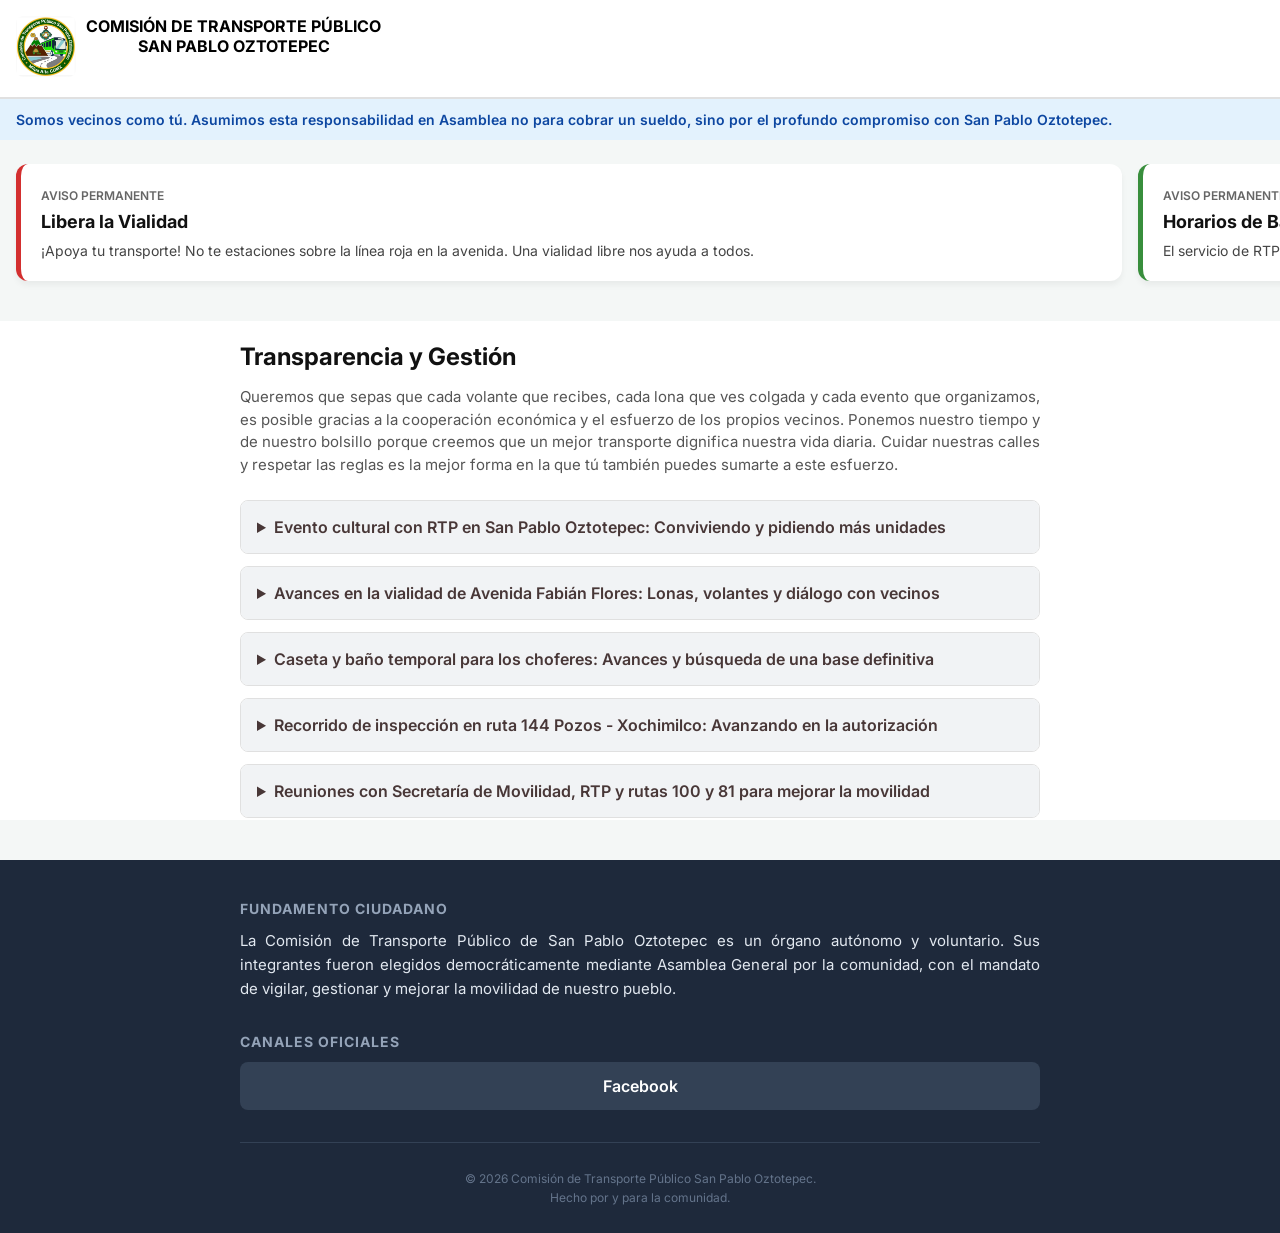
<file: index.html>
<!DOCTYPE html>
<html lang="es"> <!-- Buena práctica: Cambiar a 'es' para español -->
<head>
    <meta charset="UTF-8">
    <meta name="viewport" content="width=device-width, initial-scale=1.0">
    
    <!-- Google tag (gtag.js) -->
    <script async src="https://www.googletagmanager.com/gtag/js?id=G-HHELG3X94P"></script>
    <script>
    window.dataLayer = window.dataLayer || [];
    function gtag(){dataLayer.push(arguments);}
    gtag('js', new Date());

    gtag('config', 'G-HHELG3X94P');
    </script>

    <!-- 1. SOLUCIÓN DE TIPOGRAFÍA: Importamos la fuente 'Inter' de Google Fonts -->
    <link rel="preconnect" href="https://fonts.googleapis.com">
    <link rel="preconnect" href="https://fonts.gstatic.com" crossorigin>
    <link href="https://fonts.googleapis.com/css2?family=Inter:wght@400;600;700&display=swap" rel="stylesheet">
    
    <link rel="stylesheet" href="./main.css">
    <title>Comisión de Transporte Público San Pablo Oztotepec</title>
</head>
<body>
    
    <!-- ENCABEZADO -->
    <header class="cabecera-principal">
        <div class="identidad-visual">
            <!-- Quitamos width/height de aquí, eso se controla en main.css -->
            <img src="./assets/logoComision.jpg" alt="Logo de la Comisión de Transporte Público" class="logo">
        </div>
        <div>
            <h1 class="titulo-comision">COMISIÓN DE TRANSPORTE PÚBLICO<br> SAN PABLO OZTOTEPEC</h1>
        </div>
    </header>

    <aside class="aviso-honorario">
            <h3>Somos vecinos como tú. Asumimos esta responsabilidad en Asamblea no para cobrar un sueldo, sino por el profundo compromiso con San Pablo Oztotepec.</h3>
    </aside>

    <!-- CARRUSEL DE AVISOS URGENTES (TEXTO) -->
    <section class="seccion-avisos">
        <h2 class="sr-only">Avisos</h2> <!-- Título para accesibilidad -->
        
        <div class="carrusel-texto-deslizable">
            
            <!-- TARJETA DE AVISO 1 -->
            <!-- <article class="tarjeta-aviso urgente">
                <span class="etiqueta-tiempo">Hoy, 06:30 AM</span>
                <h3>Cierre de Avenida</h3>
                <p>Cierre de la avenida en San Salvador Cuauhtenco. Ruta 100 y 93 dirección Xochimilco saliendo desde Miguel Alemán presentan retrasos.</p>
            </article> -->

            <!-- TARJETA DE AVISO 2 -->
            <!-- TARJETA DE AVISO: VIALIDAD -->
            <article class="tarjeta-aviso urgente">
                <span class="etiqueta-tiempo">Aviso Permanente</span>
                <h3>Libera la Vialidad</h3>
                <p>¡Apoya tu transporte! No te estaciones sobre la línea roja en la avenida. Una vialidad libre nos ayuda a todos.</p>
            </article>

            <!-- TARJETA DE AVISO 3 -->
            <article class="tarjeta-aviso normal">
                <span class="etiqueta-tiempo">Aviso Permanente</span>
                <h3>Horarios de Base RTP</h3>
                <p>El servicio de RTP mantiene salidas aproximadas cada 50 minutos</p>
            </article>

        </div>
    </section>

    <!-- SECCIÓN DE LABORES Y TRANSPARENCIA -->
    <section class="seccion-labores">
        <div class="contenedor-centrado">
            <h2 class="titulo-seccion">Transparencia y Gestión</h2>
            <p class="subtitulo-seccion">Queremos que sepas que cada volante que recibes, cada lona que ves colgada y cada evento que organizamos, es posible gracias a la cooperación económica y el esfuerzo de los propios vecinos.
                 Ponemos nuestro tiempo y de nuestro bolsillo porque creemos que un mejor transporte dignifica nuestra vida diaria. Cuidar nuestras calles y respetar las reglas es la mejor forma en la que
                 tú también puedes sumarte a este esfuerzo.</p>
            
            <!-- CONTENEDOR EN PILA (Stack) -->
            <div class="pila-labores">
                
                <!-- LABOR 1 (LA MÁS NUEVA HASTA ARRIBA) -->
                <details class="tarjeta-labor">
                    <summary>Evento cultural con RTP en San Pablo Oztotepec: Conviviendo y pidiendo más unidades</summary> 
                    <div class="contenido-labor">
                        <p>El día Sábado  25 de Abril del 2026. Nos juntamos en la explanda del Cuartel Zapatista junto con la gente de RTP para platicar de frente con los vecinos de San Pablo Oztotepec.
                        A través del programa “Súbete a la Cultura”, por parte de RTP, la Comisión de Transporte Público de nuestra comunidad organizó un bonito evento donde convivimos, aprendimos y nos divertimos juntos. Hubo talleres de lectura,
                        clase de boxeo, presentación de joyería artesanal, taller de juegos educativos, un taller audiovisual dedicado a Emiliano Zapata y muchas actividades más.
                        Estuvieron presentes las autoridades de la comunidad, los encargados del Cuartel Zapatista, autoridades del gobierno, y nos acompañó el director general de RTP, el Maestro Daniel Arcos Rodriguez.
                        Además, le pedimos formalmente su compromiso para aumentar el número de unidades en la ruta 144 San Pablo Oztotepec - Xochimilco (Palmas), porque sabemos que necesitamos más camiones para viajar mejor.
                        Fue un día para convivir, escuchar las dudas y necesidades de los vecinos, y recordar que si cuidamos los camiones y nos apoyamos entre todos, el transporte de nuestro pueblo funciona mucho mejor.</p>
                        <!-- Aquí después puedes agregar una <img> del documento o asamblea -->
                         <picture>
                            <!-- Aquí estás apuntando a la carpeta "img" y a una foto de la semovi -->
                            <source srcset="assets/subetealaCultura.webp" type="image/webp">
                            <!-- Aquí estás apuntando a la carpeta "assets" y a la foto de la cultura -->
                            <img src="assets/subetealaCultura.jpg" alt="Evento Subete a la cultura con RTP" loading="lazy">
                        </picture>
                    </div>
                </details>

                <details class="tarjeta-labor">
                    <summary>Avances en la vialidad de Avenida Fabián Flores: Lonas, volantes y diálogo con vecinos</summary> 
                    <div class="contenido-labor">
                        <p>Durante este año hemos estado trabajando fuerte y reuniéndonos constantemente para mejorar la vialidad en la Avenida Fabián Flores.
                        Con el permiso y el apoyo de los vecinos, hemos colocado lonas en los puntos más conflictivos para ayudar a liberar la avenida y que el tráfico fluya mejor. También enviamos oficios a la Alcaldía para trabajar de la mano con ellos, aunque todavía seguimos esperando su respuesta.
                        Además, imprimimos volantes con información clara sobre el tema y los hemos repartido casa por casa y en los recorridos que hacemos por la zona. En cada visita platicamos directamente con los vecinos, escuchamos sus inquietudes, dudas y propuestas para ver cómo podemos avanzar mejor juntos.
                        Sabemos que este no es un problema que se resuelva en unos cuantos días o semanas, pero seguimos trabajando con constancia. Con el apoyo de todos, sus sugerencias y hasta sus críticas, vamos a lograr que la Avenida Fabián Flores vuelva a ser más libre y cómoda para todos.</p>
                        <!-- Aquí después puedes agregar una <img> del documento o asamblea -->
                         <picture>
                            <source srcset="assets/lonasvialidad.webp" type="image/webp">
                            <img src="assets/lonasvialidad.jpg" alt="Recorrido para liberar la vialidad" loading="lazy">
                        </picture>
                    </div>
                </details>

                <details class="tarjeta-labor">
                    <summary>Caseta y baño temporal para los choferes: Avances y búsqueda de una base definitiva</summary> 
                    <div class="contenido-labor">
                        <p>Hemos estado platicando y contactando directamente a los vecinos de la zona para trabajar juntos en este tema. Gracias al apoyo y organización con ellos, logramos instalar una caseta y un baño para los operadores de RTP.
                        Esto les da un espacio más digno a los choferes mientras viajan y descansan, lo que sin duda ayuda a mejorar el servicio para todos los que usamos la ruta. Sin embargo, esta es solo una solución temporal.
                        Llevamos varios meses trabajando fuerte en esta necesidad principal. Seguimos buscando un terreno adecuado para poder construir una base definitiva para los camiones de RTP.</p>
                        <!-- Aquí después puedes agregar una <img> del documento o asamblea -->
                         <picture>
                            <source srcset="assets/casetartp.webp" type="image/webp">
                            <img src="assets/casetartp.jpg" alt="Colocacion de caseta y baño" loading="lazy">
                        </picture>
                    </div>
                </details>

                <!-- LABOR 2 (MÁS ANTIGUA ABAJO) -->
                <details class="tarjeta-labor">
                    <summary>Recorrido de inspección en ruta 144 Pozos - Xochimilco: Avanzando en la autorización</summary> 
                    <div class="contenido-labor">
                        <p>El pasado 7 de noviembre de 2025, realizamos una solicitud formal para la revisión y autorización de la ruta 144 Pozos - Xochimilco (Palmas), así como para la colocación de los discos en esta misma ruta.
                            Acompañados por directores y encargados de RTP y del Módulo 3, recorrimos completa la ruta de Pozos junto con ellos. Recorrimos las calles para ver con nuestros propios ojos las condiciones reales del camino.
                            Durante el recorrido identificamos los principales cuellos de botella del tráfico y los puntos donde hacen falta señalamientos y mejoras para que los camiones puedan circular de forma segura, ágil y sin contratiempos.</p>

                        <picture>
                            <source srcset="assets/recorridopozos.webp" type="image/webp">
                            <img src="assets/recorridopozos.jpg" alt="Recorrido ruta 144 por Pozos" loading="lazy">
                        </picture>
                    </div>
                </details>

                <!-- LABOR 3 -->
                <details class="tarjeta-labor">
                    <summary>Reuniones con Secretaría de Movilidad, RTP y rutas 100 y 81 para mejorar la movilidad</summary> 
                    <div class="contenido-labor">
                        <p>Durante el año pasado tuvimos varias reuniones en distintas fechas con el objetivo de mejorar la movilidad en nuestra zona.
                            Nos sentamos a platicar de frente con la Secretaría de Movilidad, representantes del Módulo 3 de RTP y los encargados de las rutas 100 y 81.
                            El objetivo fue muy claro: ponernos de acuerdo, resolver los principales problemas que tienen las rutas y trabajar juntos para ofrecer un mejor servicio de transporte para todos los vecinos.</p>
                        
                        <picture>
                            <source srcset="assets/semovi.webp" type="image/webp">
                            <img src="assets/semovi.jpg" alt="Reunión con representantes de SEMOVI y RTP" loading="lazy">
                        </picture>
                    </div>
                </details>

            </div>
        </div>
    </section>

    <!-- PIE DE PÁGINA INSTITUCIONAL -->
    <footer class="pie-pagina">
        <div class="contenedor-centrado-footer">
            
            <!-- SECCIÓN 1: FUNDAMENTOS -->
            <div class="fundamentos-comision">
                <h3>Fundamento Ciudadano</h3>
                <p>La Comisión de Transporte Público de San Pablo Oztotepec es un órgano autónomo y voluntario.
                     Sus integrantes fueron elegidos democráticamente mediante Asamblea General por la comunidad, con el mandato de vigilar, gestionar y mejorar la movilidad de nuestro pueblo.</p>
            </div>

            <!-- SECCIÓN 2: REDES SOCIALES -->
            <div class="redes-comision">
                <h3>Canales Oficiales</h3>
                <div class="enlaces-redes">
                    <!-- Cambia los href por los links reales de la comisión -->
                    <a href="https://www.facebook.com/profile.php?id=61581237241748" target="_blank" rel="noopener noreferrer" class="boton-red">Facebook</a>
                </div>
            </div>

            <!-- SECCIÓN 3: COPYRIGHT / CIERRE -->
            <div class="cierre-legal">
                <p>&copy; 2026 Comisión de Transporte Público San Pablo Oztotepec.</p>
                <p>Hecho por y para la comunidad.</p>
            </div>

        </div>
    </footer>

    <script src="./main.js"></script>
</body>
</html>
</file>
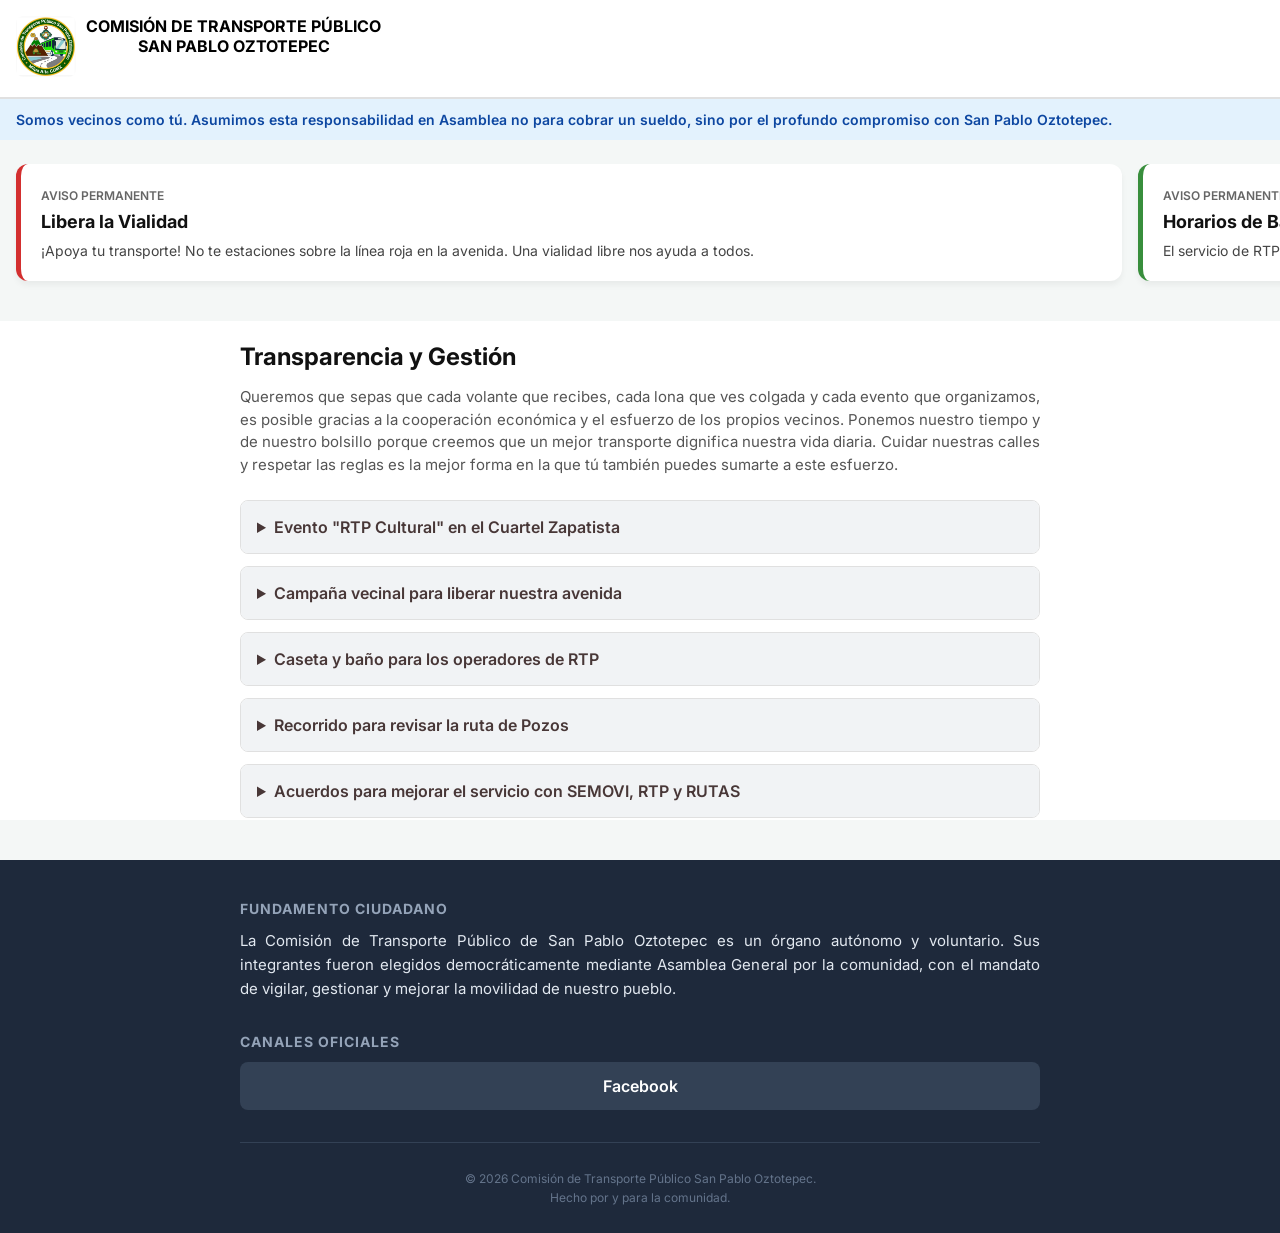
<file: main.html>
<!DOCTYPE html>
<html lang="es"> <!-- Buena práctica: Cambiar a 'es' para español -->
<head>
    <meta charset="UTF-8">
    <meta name="viewport" content="width=device-width, initial-scale=1.0">
    
    <!-- 1. SOLUCIÓN DE TIPOGRAFÍA: Importamos la fuente 'Inter' de Google Fonts -->
    <link rel="preconnect" href="https://fonts.googleapis.com">
    <link rel="preconnect" href="https://fonts.gstatic.com" crossorigin>
    <link href="https://fonts.googleapis.com/css2?family=Inter:wght@400;600;700&display=swap" rel="stylesheet">
    
    <link rel="stylesheet" href="/main.css">
    <title>Comisión de Transporte Público San Pablo Oztotepec</title>
</head>
<body>
    
    <!-- ENCABEZADO -->
    <header class="cabecera-principal">
        <div class="identidad-visual">
            <!-- Quitamos width/height de aquí, eso se controla en main.css -->
            <img src="/assets/logoComision.jpg" alt="Logo de la Comisión de Transporte Público" class="logo">
        </div>
        <div>
            <h1 class="titulo-comision">COMISIÓN DE TRANSPORTE PÚBLICO<br> SAN PABLO OZTOTEPEC</h1>
        </div>
    </header>

    <aside class="aviso-honorario">
            <h3>Somos vecinos como tú. Asumimos esta responsabilidad en Asamblea no para cobrar un sueldo, sino por el profundo compromiso con San Pablo Oztotepec.</h3>
    </aside>

    <!-- CARRUSEL DE AVISOS URGENTES (TEXTO) -->
    <section class="seccion-avisos">
        <h2 class="sr-only">Avisos</h2> <!-- Título para accesibilidad -->
        
        <div class="carrusel-texto-deslizable">
            
            <!-- TARJETA DE AVISO 1 -->
            <!-- <article class="tarjeta-aviso urgente">
                <span class="etiqueta-tiempo">Hoy, 06:30 AM</span>
                <h3>Cierre de Avenida</h3>
                <p>Cierre de la avenida en San Salvador Cuauhtenco. Ruta 100 y 93 dirección Xochimilco saliendo desde Miguel Alemán presentan retrasos.</p>
            </article> -->

            <!-- TARJETA DE AVISO 2 -->
            <!-- TARJETA DE AVISO: VIALIDAD -->
            <article class="tarjeta-aviso urgente">
                <span class="etiqueta-tiempo">Aviso Permanente</span>
                <h3>Libera la Vialidad</h3>
                <p>¡Apoya tu transporte! No te estaciones sobre la línea roja en la avenida. Una vialidad libre nos ayuda a todos.</p>
            </article>

            <!-- TARJETA DE AVISO 3 -->
            <article class="tarjeta-aviso normal">
                <span class="etiqueta-tiempo">Aviso Permanente</span>
                <h3>Horarios de Base RTP</h3>
                <p>El servicio de RTP mantiene salidas aproximadas cada 50 minutos</p>
            </article>

        </div>
    </section>

    <!-- SECCIÓN DE LABORES Y TRANSPARENCIA -->
    <section class="seccion-labores">
        <div class="contenedor-centrado">
            <h2 class="titulo-seccion">Transparencia y Gestión</h2>
            <p class="subtitulo-seccion">Queremos que sepas que cada volante que recibes, cada lona que ves colgada y cada evento que organizamos, es posible gracias a la cooperación económica y el esfuerzo de los propios vecinos.
                 Ponemos nuestro tiempo y de nuestro bolsillo porque creemos que un mejor transporte dignifica nuestra vida diaria. Cuidar nuestras calles y respetar las reglas es la mejor forma en la que
                 tú también puedes sumarte a este esfuerzo.</p>
            
            <!-- CONTENEDOR EN PILA (Stack) -->
            <div class="pila-labores">
                
                <!-- LABOR 1 (LA MÁS NUEVA HASTA ARRIBA) -->
                <details class="tarjeta-labor">
                    <summary>Evento "RTP Cultural" en el Cuartel Zapatista</summary> 
                    <div class="contenido-labor">
                        <p>Nos juntamos en el Cuartel Zapatista junto con la gente de RTP para platicar de frente con los vecinos. Fue un evento para convivir,
                             escuchar sus dudas y recordar que si cuidamos los camiones y nos apoyamos entre todos, el transporte de nuestro pueblo funciona mucho mejor.</p>
                        <!-- Aquí después puedes agregar una <img> del documento o asamblea -->
                    </div>
                </details>

                <details class="tarjeta-labor">
                    <summary>Campaña vecinal para liberar nuestra avenida</summary> 
                    <div class="contenido-labor">
                        <p>Salimos a repartir volantes y colgamos lonas en la avenida principal para pedirle a la comunidad que nos apoye. El mensaje es sencillo: 
                            si evitamos estacionarnos donde está pintado de rojo, los camiones pasan más rápido y todos llegamos más temprano a casa.</p>
                        <!-- Aquí después puedes agregar una <img> del documento o asamblea -->
                    </div>
                </details>

                <details class="tarjeta-labor">
                    <summary>Caseta y baño para los operadores de RTP</summary> 
                    <div class="contenido-labor">
                        <p>Haciendo equipo y organizándonos con los vecinos, logramos poner una caseta y un baño para los operadores de las unidades.
                             Darles un espacio digno a los choferes mejora sus condiciones de trabajo, lo que al final se traduce en un mejor servicio para todos los que usamos la ruta.</p>
                        <!-- Aquí después puedes agregar una <img> del documento o asamblea -->
                    </div>
                </details>

                <!-- LABOR 2 (MÁS ANTIGUA ABAJO) -->
                <details class="tarjeta-labor">
                    <summary>Recorrido para revisar la ruta de Pozos</summary> 
                    <div class="contenido-labor">
                        <p>Caminamos la ruta de Pozos junto con los directivos de RTP para ver con nuestros propios ojos cómo están las calles. 
                            Ubicamos los cuellos de botella en el tráfico y vimos dónde hacen falta señalamientos para que los camiones puedan pasar seguros y 
                            sin contratiempos.</p>
                    </div>
                </details>

                <!-- LABOR 3 -->
                <details class="tarjeta-labor">
                    <summary>Acuerdos para mejorar el servicio con SEMOVI, RTP y RUTAS</summary> 
                    <div class="contenido-labor">
                        <p>Nos sentamos a platicar con los directivos de la Secretaría de 
                            Movilidad, el Módulo 3 de RTP y los representantes de las 
                            Rutas 100 y 81. El objetivo fue muy claro: ponernos de acuerdo,
                            resolver los problemas de las rutas y asegurar un mejor transporte para 
                            todos los vecinos.</p>
                    </div>
                </details>

            </div>
        </div>
    </section>

    <!-- PIE DE PÁGINA INSTITUCIONAL -->
    <footer class="pie-pagina">
        <div class="contenedor-centrado-footer">
            
            <!-- SECCIÓN 1: FUNDAMENTOS -->
            <div class="fundamentos-comision">
                <h3>Fundamento Ciudadano</h3>
                <p>La Comisión de Transporte Público de San Pablo Oztotepec es un órgano autónomo y voluntario. Sus integrantes fueron elegidos democráticamente mediante Asamblea General por la comunidad, con el mandato de vigilar, gestionar y mejorar la movilidad de nuestro pueblo.</p>
            </div>

            <!-- SECCIÓN 2: REDES SOCIALES -->
            <div class="redes-comision">
                <h3>Canales Oficiales</h3>
                <div class="enlaces-redes">
                    <!-- Cambia los href por los links reales de la comisión -->
                    <a href="https://www.facebook.com/profile.php?id=61581237241748" target="_blank" rel="noopener noreferrer" class="boton-red">Facebook</a>
                </div>
            </div>

            <!-- SECCIÓN 3: COPYRIGHT / CIERRE -->
            <div class="cierre-legal">
                <p>&copy; 2026 Comisión de Transporte Público San Pablo Oztotepec.</p>
                <p>Hecho por y para la comunidad.</p>
            </div>

        </div>
    </footer>

    <script src="/main.js"></script>
</body>
</html>
</file>
<file: main.css>
/* --- CONFIGURACIÓN GLOBAL --- */
/* Aplicamos la tipografía Inter que agregaste en el HTML */
body {
    font-family: 'Inter', sans-serif;
    margin: 0;
    padding: 0;
    background-color: #f4f7f6; /* Un gris muy claro, menos agresivo que el blanco puro */
    color: #000000;
}

/* --- ESTILOS DEL ENCABEZADO Y AVISO --- */
.cabecera-principal {
    background-color: #ffffff;
    padding: 16px;
    display: flex;
    text-align: center;
    gap: 10px; /* Espacio entre el logo y el texto */
    border-bottom: 2px solid #e0e0e0;
}

.identidad-visual {
    align-items: center;
}

.logo {
    width: 60px; /* Tamaño optimizado para móvil */
    height: auto;
    border-radius: 8px; /* Un toque moderno al logo */
}

.titulo-comision {
    font-size: 16px;
    font-weight: 700;
    margin: 0;
}

.aviso-honorario {
    background-color: #e3f2fd; /* Un azul pastel que transmite institucionalidad/confianza */
    padding: 12px 16px;
    text-align: center;
}

.aviso-honorario h3 {
    margin: 0;
    text-align: justify;
    font-size: 14px;
    font-weight: 600;
    color: #0d47a1;
}

/* --- LA MAGIA DEL CARRUSEL --- */
.seccion-avisos {
    padding: 24px 0; /* Espacio arriba y abajo, sin espacio a los lados para que el scroll llegue al borde de la pantalla */
}

/* Solo para lectores de pantalla, ocultamos visualmente el H2 */
.sr-only {
    position: absolute;
    width: 1px;
    height: 1px;
    padding: 0;
    margin: -1px;
    overflow: hidden;
    clip: rect(0, 0, 0, 0);
    border: 0;
}

/* EL CONTENEDOR FLEXIBLE */
.carrusel-texto-deslizable {
    display: flex; /* Coloca las tarjetas lado a lado */
    overflow-x: auto; /* Permite deslizar horizontalmente */
    gap: 16px; /* Espacio entre tarjetas */
    padding: 0 16px 16px 16px; /* Espaciado interno, agregamos padding abajo para la sombra */
    
    /* El toque Senior: CSS Scroll Snap */
    scroll-snap-type: x mandatory; /* Obliga a encajar en el eje X */
    scroll-behavior: smooth; /* Deslizamiento suave */
    
    /* Ocultar la barra de scroll fea en móviles para un diseño más limpio */
    scrollbar-width: none; /* Firefox */
}
.carrusel-texto-deslizable::-webkit-scrollbar {
    display: none; /* Chrome, Safari, Edge */
}

/* LAS TARJETAS */
.tarjeta-aviso {
    flex: 0 0 85%; /* Evita que la tarjeta se encoja y hace que ocupe el 85% de la pantalla (así el usuario ve que hay otra tarjeta asomándose) */
    scroll-snap-align: center; /* Cuando el usuario suelta el dedo, la tarjeta se centra */
    
    background-color: #ffffff;
    border-radius: 12px;
    padding: 20px;
    box-shadow: 0 4px 6px rgba(0,0,0,0.05); /* Sombra suave para dar profundidad */
    border-left: 5px solid #ccc; /* Un borde izquierdo para indicar el tipo de aviso */
}

/* Variaciones de color para las tarjetas (puedes ajustar los colores) */
.tarjeta-aviso.urgente {
    border-left-color: #d32f2f; /* Rojo para cierres o retrasos */
}
.tarjeta-aviso.info {
    border-left-color: #1976d2; /* Azul para información general */
}
.tarjeta-aviso.normal {
    border-left-color: #388e3c; /* Verde para rutas normales */
}

.etiqueta-tiempo {
    display: inline-block;
    font-size: 12px;
    font-weight: 600;
    color: #666;
    margin-bottom: 8px;
    text-transform: uppercase;
}

.tarjeta-aviso h3 {
    margin: 0 0 8px 0;
    font-size: 18px;
    color: #111;
}

.tarjeta-aviso p {
    margin: 0;
    font-size: 14px;
    line-height: 1.5;
    color: #444;
}

/* --- SECCIÓN DE LABORES --- */
.seccion-labores {
    padding: 2px 16px;
    background-color: #ffffff; /* Fondo blanco para contrastar con el gris del carrusel */
}

.contenedor-centrado {
    max-width: 800px; /* Evita que en computadoras se estire de lado a lado */
    margin: 0 auto; /* Centra el contenedor */
}

.titulo-seccion {
    font-size: 24px;
    color: #111;
    margin-bottom: 8px;
}

.subtitulo-seccion {
    font-size: 15px;
    color: #555;
    text-align: justify;
    margin-bottom: 24px;
    line-height: 1.5;
}

/* --- LA PILA Y LAS TARJETAS --- */
.pila-labores {
    display: flex;
    flex-direction: column; /* Apila los elementos verticalmente */
    gap: 12px; /* Espacio de separación entre cada tarjeta */
}
/* Estilos para las imágenes dentro de las tarjetas */
.contenido-labor picture, 
.contenido-labor img {
    display: block; /* Elimina el pequeño espacio en blanco que los navegadores dejan debajo de las imágenes en línea */
    max-width: 100%; /* Obliga a la imagen a no salirse de la tarjeta */
    height: auto; /* Mantiene la proporción original para que no se vea estirada o apachurrada */
    border-radius: 6px; /* (Opcional) Un ligero redondeo para que combine con el border-radius de tu .tarjeta-labor */
    margin-top: 16px; /* Añade un espacio de respiración entre tu párrafo y la foto del evento */
}

.tarjeta-labor {
    background-color: #f8f9fa;
    border: 1px solid #e0e0e0;
    border-radius: 8px;
    overflow: hidden; /* Evita que el contenido se desborde visualmente */
}

/* El estilo del título (donde el usuario da clic) */
.tarjeta-labor summary {
    padding: 16px;
    font-weight: 600;
    font-size: 16px;
    color: #483737;
    cursor: pointer; /* Cambia el cursor a una manita */
    background-color: #f1f3f5;
    transition: background-color 0.2s ease;
    /* La flechita viene por defecto en el navegador, pero con un buen padding se ve elegante */
}

/* Efecto al pasar el ratón por encima (Hover) */
/* .tarjeta-labor summary:hover {
    background-color: #e9ecef;
} */

/* El estilo de lo que se despliega */
.contenido-labor {
    padding: 16px;
    border-top: 1px solid #e0e0e0; /* Línea divisoria entre el título y el texto */
    font-size: 15px;
    color: #444;
    line-height: 1.6;
}

/* --- PIE DE PÁGINA (FOOTER) --- */
.pie-pagina {
    background-color: #1e293b; /* Azul muy oscuro/pizarra, da mucha seriedad */
    color: #f8fafc; /* Texto casi blanco para alto contraste */
    padding: 40px 16px 24px 16px;
    margin-top: 40px; /* Separa el footer del contenido de arriba */
}

.contenedor-centrado-footer {
    max-width: 800px;
    margin: 0 auto;
    display: flex;
    flex-direction: column;
    gap: 32px; /* Espacio grande entre las secciones del footer */
}

.fundamentos-comision h3,
.redes-comision h3 {
    color: #94a3b8; /* Un gris azulado claro para los títulos */
    font-size: 14px;
    text-transform: uppercase;
    letter-spacing: 1px; /* Separar las letras da un toque formal */
    margin: 0 0 12px 0;
}

.fundamentos-comision p {
    margin: 0;
    text-align: justify;
    font-size: 15px;
    line-height: 1.6;
    color: #e2e8f0;
}

/* Redes Sociales */
.enlaces-redes {
    display: flex;
    flex-direction: column; /* Botones uno debajo del otro en móvil */
    gap: 12px;
}

.boton-red {
    display: block;
    background-color: #334155; /* Fondo del botón */
    color: #ffffff;
    text-decoration: none;
    text-align: center;
    padding: 14px; /* Área táctil grande */
    border-radius: 8px;
    font-weight: 600;
    font-size: 16px;
    transition: background-color 0.2s ease;
}

.boton-red:hover {
    background-color: #475569;
}

/* Un toque de color para destacar el WhatsApp si lo usan para reportes */
.boton-red.whatsapp {
    background-color: #166534; /* Verde oscuro */
}
.boton-red.whatsapp:hover {
    background-color: #15803d; /* Verde más brillante al pasar el ratón */
}

/* Cierre */
.cierre-legal {
    border-top: 1px solid #334155; /* Línea separadora sutil */
    padding-top: 24px;
    text-align: center;
    font-size: 12px;
    color: #64748b;
}

.cierre-legal p {
    margin: 4px 0;
}
</file>
